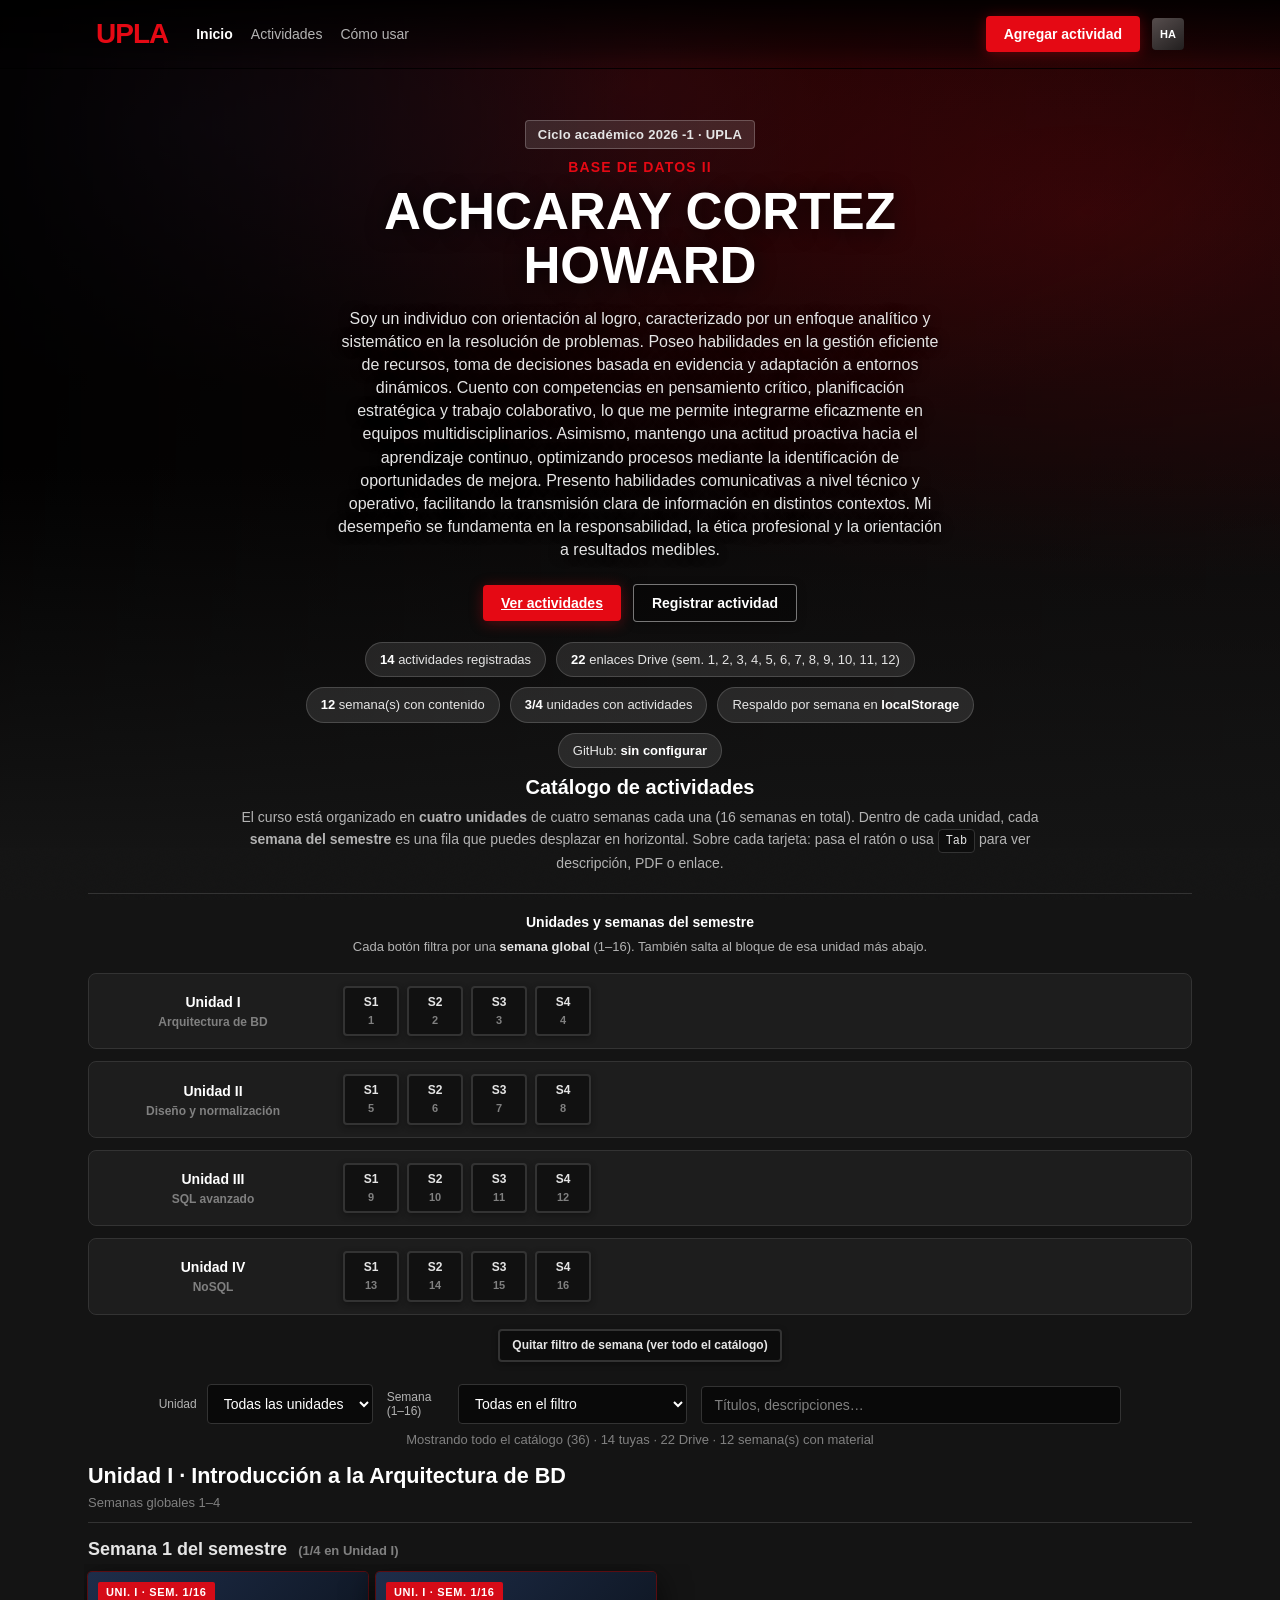
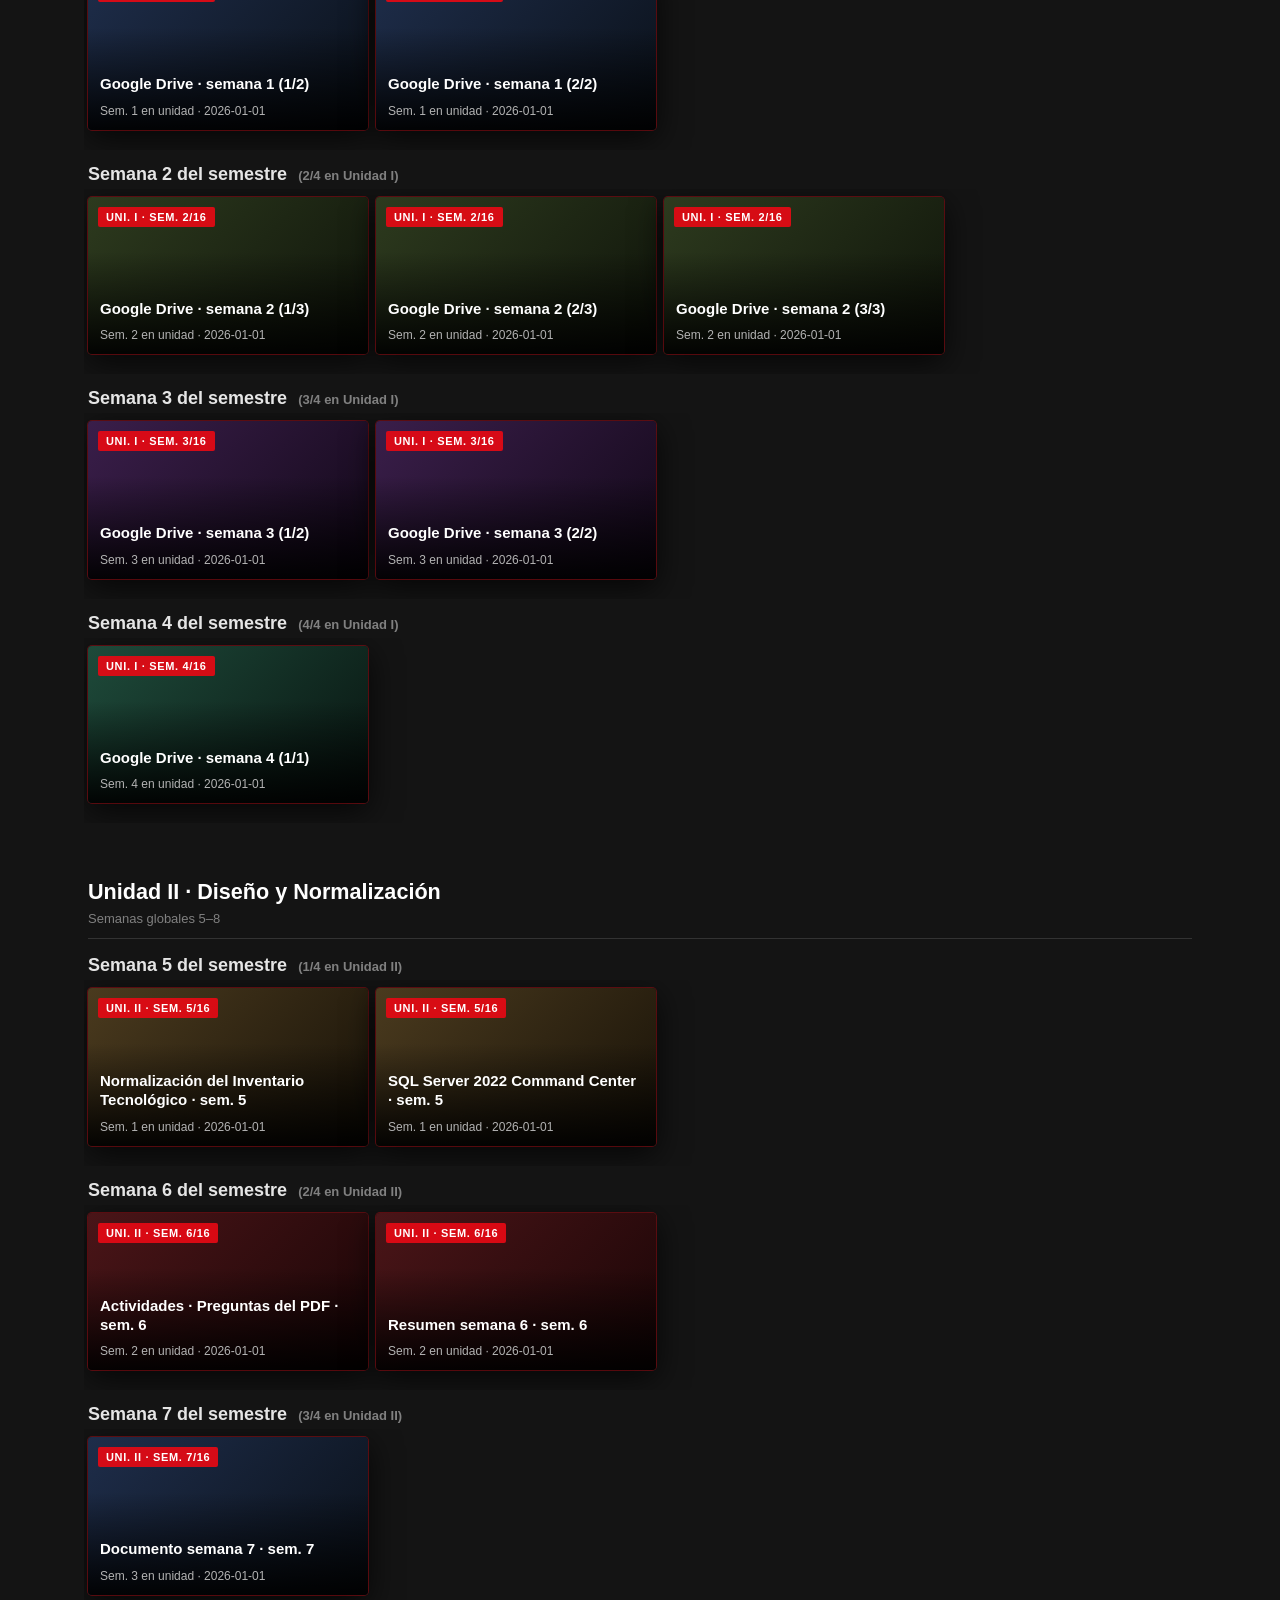
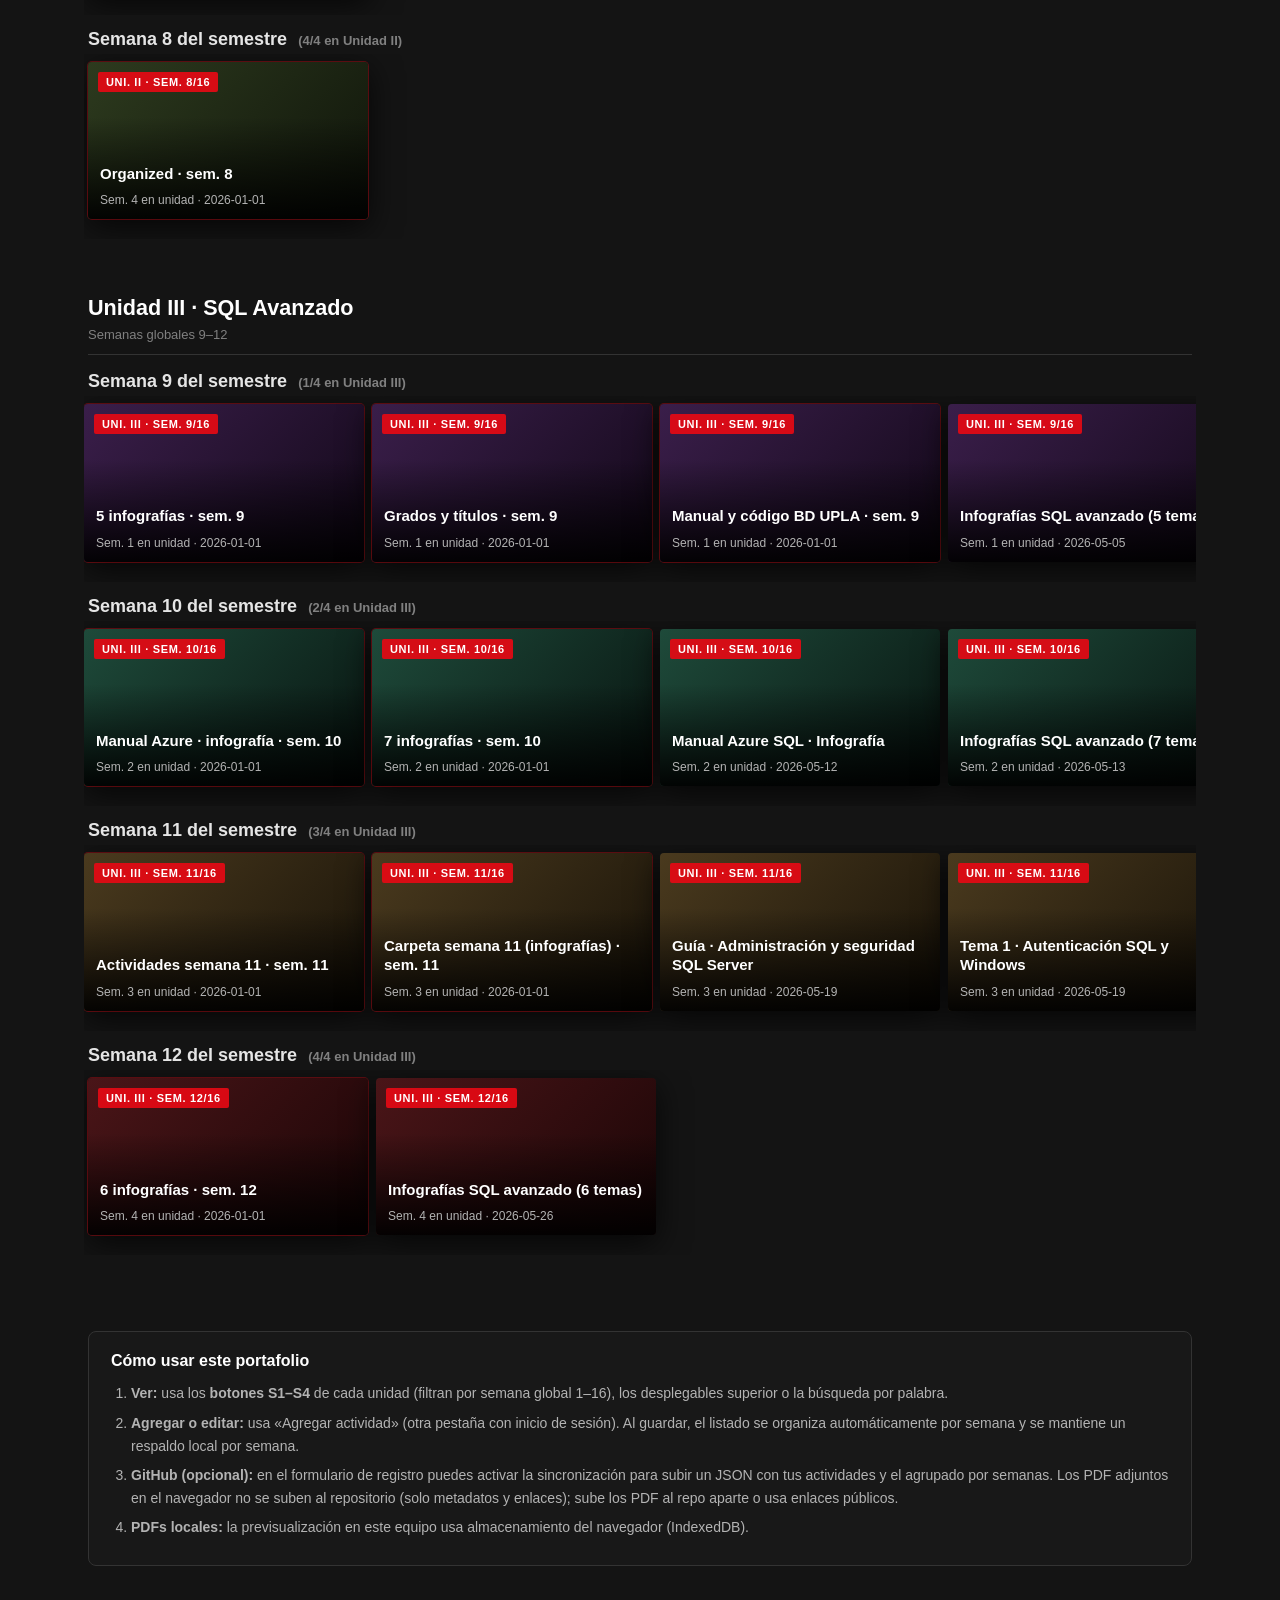
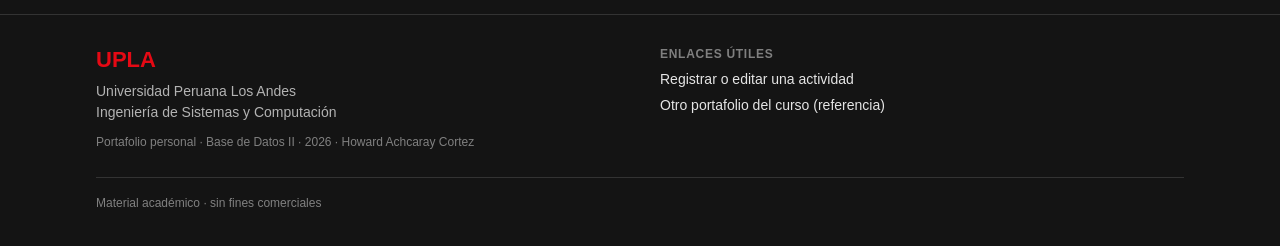
<file: index.html>
<!doctype html>
  <html lang="es">
    <head>
      <meta charset="utf-8" />
      <meta name="viewport" content="width=device-width, initial-scale=1" />
      <title>Base de Datos II · Actividades semanales (UPLA)</title>
      <link rel="stylesheet" href="./styles.css" />
    </head>
    <body class="nf">
      <a class="skip-link" href="#browse">Saltar al contenido principal</a>
      <header class="topbar nf-topbar">
        <div class="nf-topbar__inner">
          <a class="nf-logo" href="./index.html" aria-label="Inicio">UPLA</a>
          <nav class="nf-nav" aria-label="Principal">
            <a class="nf-nav__link nf-nav__link--active" href="./index.html">Inicio</a>
            <a class="nf-nav__link" href="#browse">Actividades</a>
            <a class="nf-nav__link" href="#ayuda">Cómo usar</a>
          </nav>
        <div class="topbar__actions nf-topbar__actions">
          <button id="btnAdd" class="btn nf-btn-primary" type="button" title="Abrir en otra pestaña">
            Agregar actividad
          </button>
          <div class="nf-avatar" aria-hidden="true" title="Perfil">HA</div>
        </div>
      </div>
    </header>

    <section class="nf-hero" aria-label="Presentación">
      <div class="nf-hero__backdrop" aria-hidden="true"></div>
      <div class="nf-hero__vignette" aria-hidden="true"></div>
      <div class="nf-hero__content">
        <p class="nf-hero__badge">Ciclo académico 2026 -1 · UPLA</p>
        <p class="nf-hero__eyebrow">Base de Datos II </p>
        <h1 class="nf-hero__title">ACHCARAY CORTEZ HOWARD </h1>
        <p class="nf-hero__synopsis">
          Soy un individuo con orientación al logro, caracterizado por un enfoque analítico y sistemático en la resolución de problemas. Poseo habilidades en la gestión eficiente de recursos, toma de decisiones basada en evidencia y adaptación a entornos dinámicos. Cuento con competencias en pensamiento crítico, planificación estratégica y trabajo colaborativo, lo que me permite integrarme eficazmente en equipos multidisciplinarios.

Asimismo, mantengo una actitud proactiva hacia el aprendizaje continuo, optimizando procesos mediante la identificación de oportunidades de mejora. Presento habilidades comunicativas a nivel técnico y operativo, facilitando la transmisión clara de información en distintos contextos. Mi desempeño se fundamenta en la responsabilidad, la ética profesional y la orientación a resultados medibles.
        </p>
        <div class="nf-hero__actions">
          <a class="btn nf-btn-primary nf-hero__cta" href="#browse">Ver actividades</a>
          <button id="btnAddHero" class="btn btn--ghost nf-hero__cta-ghost" type="button">
            Registrar actividad
          </button>
        </div>
        <ul id="heroSummary" class="nf-chips" aria-label="Resumen del portafolio"></ul>
      </div>
    </section>

    <main id="browse" class="nf-main">
      <div class="nf-main__head">
        <h2 class="nf-main__title">Catálogo de actividades</h2>
        <p class="nf-main__lead">
          El curso está organizado en <strong>cuatro unidades</strong> de cuatro semanas cada una (16 semanas en total).
          Dentro de cada unidad, cada <strong>semana del semestre</strong> es una fila que puedes desplazar en
          horizontal. Sobre cada tarjeta: pasa el ratón o usa <kbd>Tab</kbd> para ver descripción, PDF o enlace.
        </p>
      </div>

      <section class="nf-units-strip" aria-labelledby="unitsStripTitle">
        <h3 id="unitsStripTitle" class="nf-units-strip__title">Unidades y semanas del semestre</h3>
        <p class="nf-units-strip__hint">Cada botón filtra por una <strong>semana global</strong> (1–16). También salta al bloque de esa unidad más abajo.</p>
        <div class="nf-units-strip__grid">
          <div class="nf-units-strip__row">
            <div class="nf-units-strip__unitlabel">
              <a class="nf-units-strip__unitlink" href="#unidad-1">Unidad I</a>
              <span class="nf-units-strip__subtitle">Arquitectura de BD</span>
            </div>
            <div class="nf-units-strip__weeks" role="group" aria-label="Semanas de la unidad I">
              <button type="button" class="nf-week-btn" data-unit="1" data-global-week="1" data-in-unit="1" title="Semana global 1 · Unidad I · S1/4" aria-pressed="false">S1<span class="nf-week-btn__g">1</span></button>
              <button type="button" class="nf-week-btn" data-unit="1" data-global-week="2" data-in-unit="2" title="Semana global 2 · Unidad I · S2/4" aria-pressed="false">S2<span class="nf-week-btn__g">2</span></button>
              <button type="button" class="nf-week-btn" data-unit="1" data-global-week="3" data-in-unit="3" title="Semana global 3 · Unidad I · S3/4" aria-pressed="false">S3<span class="nf-week-btn__g">3</span></button>
              <button type="button" class="nf-week-btn" data-unit="1" data-global-week="4" data-in-unit="4" title="Semana global 4 · Unidad I · S4/4" aria-pressed="false">S4<span class="nf-week-btn__g">4</span></button>
            </div>
          </div>
          <div class="nf-units-strip__row">
            <div class="nf-units-strip__unitlabel">
              <a class="nf-units-strip__unitlink" href="#unidad-2">Unidad II</a>
              <span class="nf-units-strip__subtitle">Diseño y normalización</span>
            </div>
            <div class="nf-units-strip__weeks" role="group" aria-label="Semanas de la unidad II">
              <button type="button" class="nf-week-btn" data-unit="2" data-global-week="5" data-in-unit="1" title="Semana global 5 · Unidad II · S1/4" aria-pressed="false">S1<span class="nf-week-btn__g">5</span></button>
              <button type="button" class="nf-week-btn" data-unit="2" data-global-week="6" data-in-unit="2" title="Semana global 6 · Unidad II · S2/4" aria-pressed="false">S2<span class="nf-week-btn__g">6</span></button>
              <button type="button" class="nf-week-btn" data-unit="2" data-global-week="7" data-in-unit="3" title="Semana global 7 · Unidad II · S3/4" aria-pressed="false">S3<span class="nf-week-btn__g">7</span></button>
              <button type="button" class="nf-week-btn" data-unit="2" data-global-week="8" data-in-unit="4" title="Semana global 8 · Unidad II · S4/4" aria-pressed="false">S4<span class="nf-week-btn__g">8</span></button>
            </div>
          </div>
          <div class="nf-units-strip__row">
            <div class="nf-units-strip__unitlabel">
              <a class="nf-units-strip__unitlink" href="#unidad-3">Unidad III</a>
              <span class="nf-units-strip__subtitle">SQL avanzado</span>
            </div>
            <div class="nf-units-strip__weeks" role="group" aria-label="Semanas de la unidad III">
              <button type="button" class="nf-week-btn" data-unit="3" data-global-week="9" data-in-unit="1" title="Semana global 9 · Unidad III · S1/4" aria-pressed="false">S1<span class="nf-week-btn__g">9</span></button>
              <button type="button" class="nf-week-btn" data-unit="3" data-global-week="10" data-in-unit="2" title="Semana global 10 · Unidad III · S2/4" aria-pressed="false">S2<span class="nf-week-btn__g">10</span></button>
              <button type="button" class="nf-week-btn" data-unit="3" data-global-week="11" data-in-unit="3" title="Semana global 11 · Unidad III · S3/4" aria-pressed="false">S3<span class="nf-week-btn__g">11</span></button>
              <button type="button" class="nf-week-btn" data-unit="3" data-global-week="12" data-in-unit="4" title="Semana global 12 · Unidad III · S4/4" aria-pressed="false">S4<span class="nf-week-btn__g">12</span></button>
            </div>
          </div>
          <div class="nf-units-strip__row">
            <div class="nf-units-strip__unitlabel">
              <a class="nf-units-strip__unitlink" href="#unidad-4">Unidad IV</a>
              <span class="nf-units-strip__subtitle">NoSQL</span>
            </div>
            <div class="nf-units-strip__weeks" role="group" aria-label="Semanas de la unidad IV">
              <button type="button" class="nf-week-btn" data-unit="4" data-global-week="13" data-in-unit="1" title="Semana global 13 · Unidad IV · S1/4" aria-pressed="false">S1<span class="nf-week-btn__g">13</span></button>
              <button type="button" class="nf-week-btn" data-unit="4" data-global-week="14" data-in-unit="2" title="Semana global 14 · Unidad IV · S2/4" aria-pressed="false">S2<span class="nf-week-btn__g">14</span></button>
              <button type="button" class="nf-week-btn" data-unit="4" data-global-week="15" data-in-unit="3" title="Semana global 15 · Unidad IV · S3/4" aria-pressed="false">S3<span class="nf-week-btn__g">15</span></button>
              <button type="button" class="nf-week-btn" data-unit="4" data-global-week="16" data-in-unit="4" title="Semana global 16 · Unidad IV · S4/4" aria-pressed="false">S4<span class="nf-week-btn__g">16</span></button>
            </div>
          </div>
        </div>
        <p class="nf-units-strip__reset">
          <button type="button" class="nf-week-btn nf-week-btn--quiet" id="weekBtnsReset">Quitar filtro de semana (ver todo el catálogo)</button>
        </p>
      </section>

      <div class="nf-toolbar">
        <label class="field field--inline nf-field">
          <span class="field__label">Unidad</span>
          <select id="unitFilter" class="nf-select" title="Filtrar por unidad académica">
            <option value="all">Todas las unidades</option>
            <option value="1">Unidad I</option>
            <option value="2">Unidad II</option>
            <option value="3">Unidad III</option>
            <option value="4">Unidad IV</option>
          </select>
        </label>
        <label class="field field--inline nf-field">
          <span class="field__label">Semana (1–16)</span>
          <select id="weekFilter" class="nf-select">
            <option value="all">Todas</option>
          </select>
        </label>
        <div class="search nf-search">
          <input id="search" type="search" placeholder="Títulos, descripciones…" />
        </div>
      </div>
      <p id="stats" class="nf-stats" aria-live="polite"></p>
      <div id="list" class="nf-rows" aria-live="polite"></div>

      <section id="ayuda" class="nf-help" aria-labelledby="ayudaTitulo">
        <h3 id="ayudaTitulo" class="nf-help__title">Cómo usar este portafolio</h3>
        <ol class="nf-help__list">
          <li>
            <strong>Ver:</strong> usa los <strong>botones S1–S4</strong> de cada unidad (filtran por semana global 1–16), los
            desplegables superior o la búsqueda por palabra.
          </li>
          <li>
            <strong>Agregar o editar:</strong> usa «Agregar actividad» (otra pestaña con inicio de sesión). Al guardar, el
            listado se organiza automáticamente por semana y se mantiene un respaldo local por semana.
          </li>
          <li>
            <strong>GitHub (opcional):</strong> en el formulario de registro puedes activar la sincronización para subir un
            JSON con tus actividades y el agrupado por semanas. Los PDF adjuntos en el navegador no se suben al repositorio
            (solo metadatos y enlaces); sube los PDF al repo aparte o usa enlaces públicos.
          </li>
          <li><strong>PDFs locales:</strong> la previsualización en este equipo usa almacenamiento del navegador (IndexedDB).</li>
        </ol>
      </section>
    </main>

    <footer class="footer nf-footer">
      <div class="nf-footer__grid">
        <div class="nf-footer__col">
          <div class="nf-footer__brand">UPLA</div>
          <p class="nf-footer__text">
            Universidad Peruana Los Andes<br />
            Ingeniería de Sistemas y Computación
          </p>
          <p class="nf-footer__muted">Portafolio personal · Base de Datos II · 2026 · Howard Achcaray Cortez</p>
        </div>
        <div class="nf-footer__col">
          <div class="nf-footer__label">Enlaces útiles</div>
          <ul class="nf-footer__links">
            <li><a href="./add.html">Registrar o editar una actividad</a></li>
            <li>
              <a href="https://aledaniel06.github.io/portafolio-bd2/" target="_blank" rel="noopener noreferrer"
                >Otro portafolio del curso (referencia)</a
              >
            </li>
          </ul>
        </div>
      </div>
      <div class="nf-footer__bar">
        <span>Material académico · sin fines comerciales</span>
      </div>
    </footer>

    <dialog id="dialog" class="dialog">
      <form method="dialog" class="dialog__panel">
        <h3 id="dialogTitle" class="dialog__title">Mensaje</h3>
        <p id="dialogBody" class="dialog__body"></p>
        <div class="dialog__actions">
          <button class="btn" value="ok">Aceptar</button>
        </div>
      </form>
    </dialog>

    <dialog id="pdfDialog" class="dialog dialog--pdf">
      <form method="dialog" class="dialog__panel dialog__panel--pdf">
        <div class="pdfHead">
          <div>
            <div class="dialog__title">Previsualización PDF</div>
            <div id="pdfName" class="pdfName"></div>
          </div>
          <div class="pdfHead__actions">
            <a id="pdfOpenTab" class="btn btn--ghost mini" target="_blank" rel="noopener noreferrer">Abrir en pestaña</a>
            <button class="btn mini" value="close">Cerrar</button>
          </div>
        </div>
        <iframe id="pdfFrame" class="pdfFrame" title="Previsualización PDF"></iframe>
      </form>
    </dialog>

    <script src="./pdfStore.js"></script>
    <script src="./curriculum.js"></script>
    <script src="./portfolioSeed.js"></script>
    <script src="./weekSnapshot.js"></script>
    <script src="./githubSync.js"></script>
    <script src="./main.js"></script>
  </body>
</html>
</file>
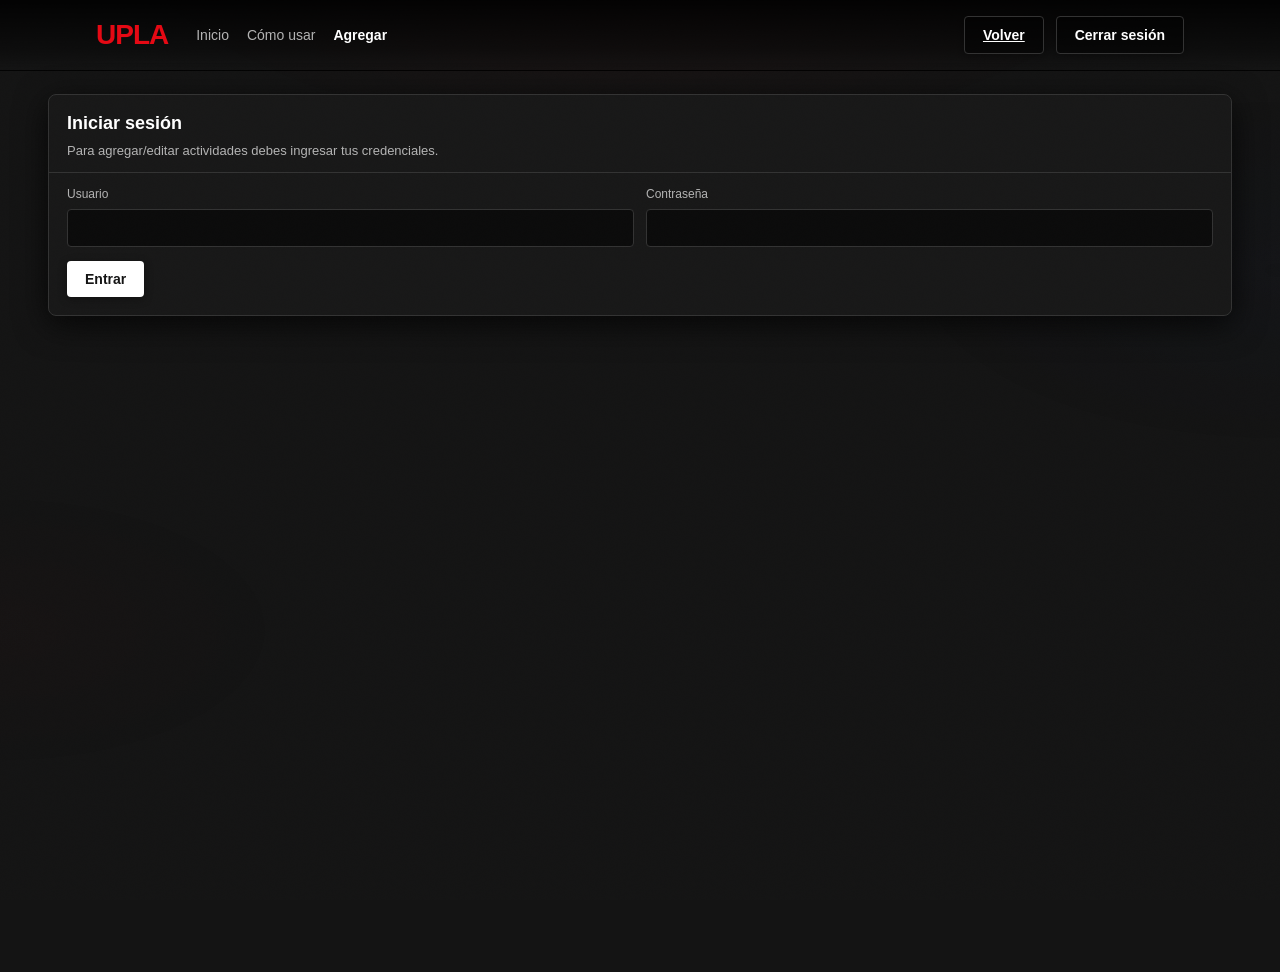
<file: add.html>
<!doctype html>
<html lang="es">
  <head>
    <meta charset="utf-8" />
    <meta name="viewport" content="width=device-width, initial-scale=1" />
    <title>Agregar actividad · Base de Datos 2 (UPLA)</title>
    <link rel="stylesheet" href="./styles.css" />
  </head>
  <body class="nf">
    <header class="topbar nf-topbar">
      <div class="nf-topbar__inner">
        <a class="nf-logo" href="./index.html">UPLA</a>
        <nav class="nf-nav" aria-label="Principal">
          <a class="nf-nav__link" href="./index.html">Inicio</a>
          <a class="nf-nav__link" href="./index.html#ayuda">Cómo usar</a>
          <a class="nf-nav__link nf-nav__link--active" href="./add.html">Agregar</a>
        </nav>
        <div class="topbar__actions nf-topbar__actions">
          <a class="btn btn--ghost nf-btn-ghost" href="./index.html">Volver</a>
          <button id="btnLogout" class="btn btn--ghost nf-btn-ghost" type="button">Cerrar sesión</button>
        </div>
      </div>
    </header>

    <main class="container main nf-add-main">
      <section id="loginCard" class="card">
        <div class="card__header">
          <h2 class="card__title">Iniciar sesión</h2>
          <p class="card__hint">Para agregar/editar actividades debes ingresar tus credenciales.</p>
        </div>

        <form id="loginForm" class="form">
          <div class="grid">
            <label class="field">
              <span class="field__label">Usuario</span>
              <input id="loginUser" type="text" autocomplete="username" required />
            </label>
            <label class="field">
              <span class="field__label">Contraseña</span>
              <input id="loginPass" type="password" autocomplete="current-password" required />
            </label>
          </div>
          <div class="form__actions">
            <button class="btn" type="submit">Entrar</button>
          </div>
        </form>
      </section>

      <section id="activityCard" class="card" hidden>
        <div class="card__header">
          <h2 class="card__title">Publicar una actividad</h2>
          <p class="card__hint">
            Se guardará en este navegador y se verá en la página principal. Mientras escribes, se guarda un borrador
            automático en este mismo equipo.
          </p>
        </div>

        <form id="activityForm" class="form">
          <div class="grid">
            <label class="field">
              <span class="field__label">Unidad del curso</span>
              <select id="unit" required aria-describedby="weekExplainer">
                <!-- options en add.js desde Bd2Course -->
              </select>
            </label>

            <label class="field">
              <span class="field__label">Semana en esa unidad (1–4)</span>
              <select id="weekInUnit" required aria-describedby="weekExplainer">
                <option value="1">1</option>
                <option value="2">2</option>
                <option value="3">3</option>
                <option value="4">4</option>
              </select>
            </label>

            <label class="field grid__span2">
              <span class="field__label">Posición en el semestre</span>
              <p id="weekExplainer" class="hint nf-week-explainer">
                Semana global <strong id="weekAbsLabel">1</strong> de 16 ·
                <span id="unitSummary">Unidad I</span>
              </p>
              <input id="week" type="hidden" value="1" />
            </label>

            <label class="field">
              <span class="field__label">Fecha</span>
              <input id="date" type="date" required />
            </label>

            <label class="field grid__span2">
              <span class="field__label">Título</span>
              <input id="title" type="text" maxlength="120" required />
            </label>

            <label class="field grid__span2">
              <span class="field__label">Descripción</span>
              <textarea id="description" rows="3" maxlength="600"></textarea>
            </label>

            <label class="field grid__span2">
              <span class="field__label">Enlace (opcional)</span>
              <input id="link" type="url" inputmode="url" />
            </label>

            <label class="field grid__span2">
              <span class="field__label">Adjuntar PDF (opcional)</span>
              <input id="pdf" type="file" accept="application/pdf" />
              <div id="pdfInfo" class="hint"></div>
              <button id="btnRemovePdf" class="btn btn--ghost mini" type="button" hidden>Quitar PDF</button>
            </label>
          </div>

          <div id="pdfPreviewWrap" class="pdfPreviewWrap" hidden>
            <div class="pdfPreviewHead">
              <div class="pdfPreviewTitle">Previsualización</div>
              <a id="pdfPreviewOpen" class="btn btn--ghost mini" target="_blank" rel="noopener noreferrer">Abrir en pestaña</a>
            </div>
            <iframe id="pdfPreview" class="pdfFrame" title="Previsualización PDF"></iframe>
          </div>

          <div class="form__actions">
            <button class="btn" type="submit">Guardar</button>
            <button id="btnReset" class="btn btn--ghost" type="button">Limpiar</button>
          </div>
        </form>
      </section>

      <section id="githubCard" class="card" hidden>
        <div class="card__header">
          <h2 class="card__title">Sincronización con GitHub (opcional)</h2>
          <p class="card__hint">
            Al guardar una actividad, se puede actualizar un archivo JSON en tu repositorio con todas las actividades y el
            agrupado por semanas. Necesitas un
            <a class="nf-inline-link" href="https://github.com/settings/tokens" target="_blank" rel="noopener noreferrer"
              >Personal Access Token</a
            >
            con permiso <strong>repo</strong> (repositorio privado) o al menos acceso al repo público. El token se guarda
            <strong>solo en este navegador</strong>; no lo uses en equipos compartidos.
          </p>
        </div>
        <form id="githubForm" class="form">
          <div class="grid">
            <div class="field grid__span2">
              <span class="field__label">Activar sincronización al guardar</span>
              <div class="nf-checkbox-row">
                <input id="ghEnabled" type="checkbox" />
                <span class="hint">Sube o actualiza el JSON en el repositorio indicado cada vez que guardes una actividad.</span>
              </div>
            </div>
            <label class="field grid__span2">
              <span class="field__label">Token (PAT)</span>
              <input id="ghToken" type="password" autocomplete="off" placeholder="ghp_… o fine-grained token" />
            </label>
            <label class="field">
              <span class="field__label">Usuario u organización</span>
              <input id="ghOwner" type="text" autocomplete="off" placeholder="tu-usuario" />
            </label>
            <label class="field">
              <span class="field__label">Repositorio</span>
              <input id="ghRepo" type="text" autocomplete="off" placeholder="nombre-repo" />
            </label>
            <label class="field">
              <span class="field__label">Rama</span>
              <input id="ghBranch" type="text" autocomplete="off" value="main" />
            </label>
            <label class="field">
              <span class="field__label">Ruta del archivo</span>
              <input id="ghPath" type="text" autocomplete="off" placeholder="data/bd2-portfolio.json" />
            </label>
          </div>
          <div class="form__actions">
            <button class="btn nf-btn-primary" type="submit">Guardar configuración</button>
            <button id="ghTest" class="btn btn--ghost" type="button">Probar ahora (subir JSON actual)</button>
          </div>
        </form>
      </section>
    </main>

    <dialog id="dialog" class="dialog">
      <form method="dialog" class="dialog__panel">
        <h3 id="dialogTitle" class="dialog__title">Mensaje</h3>
        <p id="dialogBody" class="dialog__body"></p>
        <div class="dialog__actions">
          <button class="btn" value="ok">Aceptar</button>
        </div>
      </form>
    </dialog>

    <script src="./pdfStore.js"></script>
    <script src="./curriculum.js"></script>
    <script src="./portfolioSeed.js"></script>
    <script src="./weekSnapshot.js"></script>
    <script src="./githubSync.js"></script>
    <script src="./add.js"></script>
  </body>
</html>
</file>
<file: styles.css>
/* Netflix-inspired UI (academic project — not affiliated with Netflix Inc.) */
:root {
  --nf-black: #141414;
  --nf-black-deep: #000000;
  --nf-red: #e50914;
  --nf-red-hover: #f40612;
  --nf-white: #ffffff;
  --nf-gray-100: #e5e5e5;
  --nf-gray-400: #b3b3b3;
  --nf-gray-600: #808080;
  --nf-panel: #181818;
  --nf-stroke: #333333;
  --nf-shadow: 0 8px 32px rgba(0, 0, 0, 0.75);
  --radius: 4px;
  --radius-lg: 8px;
  --nf-page-pad: clamp(20px, 4vw, 48px);
  --nf-content-max: 1200px;
  --nf-hero-max: 42rem;
  --nf-gutter-right: var(--nf-page-pad);
  --nf-gutter-left: var(--nf-page-pad);
}

*{ box-sizing: border-box; }
html, body{ height: 100%; }

body{
  margin: 0;
  font-family: "Helvetica Neue", Helvetica, Arial, ui-sans-serif, system-ui, sans-serif;
  color: var(--nf-gray-100);
  background: var(--nf-black-deep);
  -webkit-font-smoothing: antialiased;
}

body.nf{
  background: var(--nf-black);
  position: relative;
}
body.nf::before{
  content: "";
  position: fixed;
  inset: 0;
  pointer-events: none;
  z-index: 0;
  opacity: 0.35;
  background:
    radial-gradient(ellipse 80% 50% at 50% -10%, rgba(229, 9, 20, 0.12), transparent 55%),
    radial-gradient(ellipse 60% 40% at 100% 30%, rgba(20, 40, 90, 0.15), transparent 50%),
    radial-gradient(ellipse 50% 35% at 0% 70%, rgba(90, 20, 20, 0.12), transparent 45%);
}
body.nf::after{
  content: "";
  position: fixed;
  inset: 0;
  pointer-events: none;
  z-index: 0;
  opacity: 0.04;
  background-image: url("data:image/svg+xml,%3Csvg xmlns='http://www.w3.org/2000/svg' width='160' height='160'%3E%3Cfilter id='n'%3E%3CfeTurbulence type='fractalNoise' baseFrequency='.85' numOctaves='3' stitchTiles='stitch'/%3E%3C/filter%3E%3Crect width='100%25' height='100%25' filter='url(%23n)' opacity='.55'/%3E%3C/svg%3E");
  mix-blend-mode: overlay;
}

.skip-link{
  position: absolute;
  width: 1px;
  height: 1px;
  padding: 0;
  margin: -1px;
  overflow: hidden;
  clip: rect(0, 0, 0, 0);
  white-space: nowrap;
  border: 0;
}
.skip-link:focus{
  position: fixed;
  left: var(--nf-gutter-left);
  top: 12px;
  z-index: 100;
  width: auto;
  height: auto;
  margin: 0;
  padding: 12px 16px;
  clip: auto;
  overflow: visible;
  background: var(--nf-white);
  color: var(--nf-black);
  font-weight: 800;
  text-decoration: none;
  border-radius: 4px;
  box-shadow: var(--nf-shadow);
}

/* ——— Top bar ——— */
.nf-topbar{
  position: fixed;
  top: 0;
  left: 0;
  right: 0;
  z-index: 50;
  border-bottom: 1px solid transparent;
  background: linear-gradient(180deg, rgba(0,0,0,.85) 0%, rgba(0,0,0,.35) 70%, transparent 100%);
  transition: background .25s ease, border-color .25s ease;
}
.nf-topbar.is-solid{
  background: var(--nf-black);
  border-bottom-color: var(--nf-stroke);
}
.nf-topbar__inner{
  width: min(1920px, calc(100% - 2 * var(--nf-page-pad)));
  margin: 0 auto;
  display: flex;
  align-items: center;
  gap: 28px;
  padding: 16px var(--nf-page-pad);
}
.nf-logo{
  color: var(--nf-red);
  font-weight: 900;
  font-size: 28px;
  letter-spacing: -1px;
  text-decoration: none;
  line-height: 1;
}
.nf-logo:hover{ color: var(--nf-red-hover); }
.nf-nav{
  display: flex;
  gap: 18px;
  align-items: center;
  flex: 1;
}
.nf-nav__link{
  color: var(--nf-gray-400);
  text-decoration: none;
  font-size: 14px;
  font-weight: 500;
}
.nf-nav__link:hover{ color: var(--nf-gray-100); }
.nf-nav__link--active{
  color: var(--nf-white);
  font-weight: 700;
}
.nf-topbar__actions{
  display: flex;
  gap: 12px;
  align-items: center;
  flex-wrap: wrap;
  justify-content: flex-end;
}
.nf-avatar{
  width: 32px;
  height: 32px;
  border-radius: 4px;
  background: linear-gradient(145deg, #564d4d, #221f1f);
  display: grid;
  place-items: center;
  font-size: 11px;
  font-weight: 800;
  color: var(--nf-white);
  cursor: default;
}

/* Legacy topbar (fallback) */
.topbar:not(.nf-topbar){
  position: sticky;
  top: 0;
  z-index: 30;
  border-bottom: 1px solid var(--nf-stroke);
  background: rgba(20,20,20,.95);
  backdrop-filter: blur(8px);
}
.topbar:not(.nf-topbar) .container{
  display: flex;
  align-items: center;
  justify-content: space-between;
  gap: 12px;
  padding: 14px 0;
}

.container{
  width: min(1100px, calc(100% - 32px));
  margin: 0 auto;
}
body.nf .container{
  width: min(var(--nf-content-max), calc(100% - 2 * var(--nf-page-pad)));
  margin-left: auto;
  margin-right: auto;
}

.brand__title{
  font-weight: 800;
  font-size: 16px;
  color: var(--nf-white);
}
.brand__subtitle{
  font-size: 13px;
  color: var(--nf-gray-400);
  margin-top: 2px;
}

/* ——— Hero (browse landing) ——— */
.nf-hero{
  position: relative;
  z-index: 1;
  min-height: 52vh;
  padding: 120px var(--nf-page-pad) 80px;
  display: flex;
  align-items: flex-end;
  justify-content: center;
}
.nf-hero__backdrop{
  position: absolute;
  inset: 0;
  background:
    linear-gradient(90deg, rgba(0,0,0,.92) 0%, rgba(0,0,0,.5) 50%, rgba(0,0,0,.35) 100%),
    radial-gradient(ellipse 100% 70% at 50% 10%, rgba(229,9,20,.22), transparent 60%),
    radial-gradient(ellipse 120% 80% at 85% 25%, rgba(229,9,20,.28), transparent 55%),
    radial-gradient(ellipse 100% 60% at 15% 15%, rgba(60,80,140,.35), transparent 50%),
    linear-gradient(180deg, #120505 0%, var(--nf-black) 100%);
}
.nf-hero__vignette{
  position: absolute;
  inset: 0;
  background: linear-gradient(180deg, transparent 55%, var(--nf-black) 100%);
  pointer-events: none;
}
.nf-hero__content{
  position: relative;
  z-index: 2;
  width: 100%;
  max-width: var(--nf-hero-max);
  margin-left: auto;
  margin-right: auto;
  text-align: center;
}
.nf-hero__eyebrow{
  margin: 0 0 10px;
  font-size: 14px;
  font-weight: 700;
  color: var(--nf-red);
  text-transform: uppercase;
  letter-spacing: .08em;
}
.nf-hero__title{
  margin: 0 0 14px;
  font-size: clamp(2rem, 4vw, 3.25rem);
  font-weight: 900;
  line-height: 1.05;
  color: var(--nf-white);
  text-shadow: 0 2px 20px rgba(0,0,0,.8);
}
.nf-hero__synopsis{
  margin: 0 auto;
  max-width: 38rem;
  font-size: 16px;
  line-height: 1.45;
  color: var(--nf-gray-100);
  text-shadow: 0 1px 12px rgba(0,0,0,.9);
}
.nf-hero__synopsis strong{ color: var(--nf-white); }

.nf-hero__badge{
  margin: 0 0 10px;
  display: inline-block;
  padding: 6px 12px;
  border-radius: 4px;
  background: rgba(255, 255, 255, 0.12);
  border: 1px solid rgba(255, 255, 255, 0.22);
  font-size: 13px;
  font-weight: 700;
  color: var(--nf-gray-100);
  letter-spacing: 0.02em;
}
.nf-hero__actions{
  display: flex;
  flex-wrap: wrap;
  gap: 12px;
  margin-top: 22px;
  align-items: center;
  justify-content: center;
}
.nf-hero__cta-ghost{
  border: 1px solid rgba(255, 255, 255, 0.45) !important;
  color: var(--nf-white) !important;
  background: rgba(0, 0, 0, 0.35) !important;
}
.nf-hero__cta-ghost:hover{
  background: rgba(255, 255, 255, 0.12) !important;
}
.nf-chips{
  list-style: none;
  margin: 20px auto 0;
  padding: 0;
  display: flex;
  flex-wrap: wrap;
  gap: 10px;
  justify-content: center;
  max-width: 44rem;
}
.nf-chip{
  padding: 8px 14px;
  border-radius: 999px;
  background: rgba(255, 255, 255, 0.1);
  border: 1px solid rgba(255, 255, 255, 0.16);
  font-size: 13px;
  color: var(--nf-gray-100);
  line-height: 1.35;
}
.nf-chip__label{
  font-weight: 800;
  color: var(--nf-white);
}

.nf-main__head{
  margin-bottom: 20px;
  padding-bottom: 18px;
  border-bottom: 1px solid var(--nf-stroke);
  text-align: center;
}
.nf-main__title{
  margin: 0 0 8px;
  font-size: 1.25rem;
  font-weight: 800;
  color: var(--nf-white);
  text-align: center;
}
.nf-main__lead{
  margin: 0 auto;
  font-size: 14px;
  line-height: 1.55;
  color: var(--nf-gray-400);
  max-width: 52rem;
  text-align: center;
}
.nf-main__lead kbd{
  display: inline-block;
  padding: 2px 7px;
  border-radius: 4px;
  border: 1px solid var(--nf-stroke);
  background: rgba(0, 0, 0, 0.35);
  font-size: 0.85em;
  font-family: ui-monospace, monospace;
  color: var(--nf-gray-100);
}

.nf-week-explainer{
  margin-top: 4px;
}

.nf-units-strip{
  margin-bottom: 22px;
  text-align: center;
}
.nf-units-strip__title{
  margin: 0 0 8px;
  font-size: 14px;
  font-weight: 800;
  color: var(--nf-white);
}
.nf-units-strip__hint{
  margin: 0 auto 16px;
  font-size: 13px;
  line-height: 1.45;
  color: var(--nf-gray-400);
  max-width: 44rem;
}
.nf-units-strip__hint strong{
  color: var(--nf-gray-100);
}
.nf-units-strip__reset{
  margin: 14px 0 0;
  display: flex;
  justify-content: center;
}
.nf-units-strip__grid{
  display: flex;
  flex-direction: column;
  gap: 12px;
}
.nf-units-strip__row{
  display: flex;
  flex-wrap: wrap;
  align-items: center;
  gap: 14px 20px;
  padding: 12px 14px;
  border-radius: var(--radius-lg);
  border: 1px solid var(--nf-stroke);
  background: rgba(255, 255, 255, 0.04);
}
.nf-units-strip__unitlabel{
  flex: 0 0 auto;
  min-width: min(220px, 100%);
}
.nf-units-strip__unitlink{
  display: inline-block;
  font-weight: 800;
  font-size: 14px;
  color: var(--nf-white);
  text-decoration: none;
}
.nf-units-strip__unitlink:hover{
  color: var(--nf-red);
  text-decoration: underline;
}
.nf-units-strip__subtitle{
  display: block;
  margin-top: 4px;
  font-size: 12px;
  font-weight: 600;
  color: var(--nf-gray-600);
}
.nf-units-strip__weeks{
  display: flex;
  flex-wrap: wrap;
  gap: 8px;
  flex: 1 1 200px;
  justify-content: flex-start;
}
.nf-week-btn{
  position: relative;
  display: inline-flex;
  flex-direction: column;
  align-items: center;
  justify-content: center;
  min-width: 56px;
  padding: 8px 12px;
  margin: 0;
  cursor: pointer;
  font-family: inherit;
  font-size: 12px;
  font-weight: 800;
  line-height: 1.15;
  color: var(--nf-gray-100);
  background: rgba(0, 0, 0, 0.4);
  border: 2px solid var(--nf-stroke);
  border-radius: var(--radius);
  transition:
    border-color 0.2s ease,
    background 0.2s ease,
    transform 0.2s ease,
    box-shadow 0.22s ease;
  box-shadow: 0 2px 6px rgba(0, 0, 0, 0.35);
}
.nf-week-btn:hover{
  border-color: var(--nf-gray-400);
  background: rgba(229, 9, 20, 0.18);
  transform: translateY(-2px);
  box-shadow: 0 6px 16px rgba(0, 0, 0, 0.45);
}
.nf-week-btn:active{
  transform: translateY(0) scale(0.97);
}
.nf-week-btn:focus-visible{
  outline: 2px solid var(--nf-white);
  outline-offset: 2px;
}
.nf-week-btn__g{
  display: block;
  margin-top: 4px;
  font-size: 11px;
  font-weight: 700;
  color: var(--nf-gray-600);
}
.nf-week-btn--active{
  border-color: var(--nf-red);
  background: rgba(229, 9, 20, 0.28);
  color: var(--nf-white);
  box-shadow: 0 0 0 1px rgba(229, 9, 20, 0.45);
}
.nf-week-btn--active .nf-week-btn__g{
  color: var(--nf-gray-100);
}
.nf-week-btn--quiet{
  min-width: 0;
  padding: 8px 12px;
  font-size: 12px;
  font-weight: 600;
  flex-direction: row;
}
.nf-week-btn--quiet:hover{
  background: rgba(255, 255, 255, 0.08);
}

.nf-unit-block{
  margin-bottom: 40px;
  scroll-margin-top: 96px;
}
.nf-unit-block__head{
  margin-bottom: 16px;
  padding-bottom: 12px;
  border-bottom: 1px solid var(--nf-stroke);
}
.nf-unit-block__title{
  margin: 0 0 6px;
  font-size: clamp(1.05rem, 2vw, 1.35rem);
  font-weight: 800;
  color: var(--nf-white);
}
.nf-unit-block__range{
  margin: 0;
  font-size: 13px;
  color: var(--nf-gray-600);
}
.nf-unit-block__body{
  display: flex;
  flex-direction: column;
  gap: 8px;
}

.nf-row--nested{
  margin-bottom: 18px;
}
.nf-row--nested:last-child{
  margin-bottom: 0;
}
.nf-row__title--nested{
  font-size: 15px;
}
.nf-row__meta{
  margin-left: 6px;
  font-weight: 600;
  font-size: 13px;
  color: var(--nf-gray-600);
}

.nf-tile__unitline{
  margin: 0 0 10px;
  font-size: 12px;
  line-height: 1.35;
  color: var(--nf-gray-400);
}

.nf-help{
  margin-top: 48px;
  padding: 20px 22px;
  border-radius: var(--radius-lg);
  border: 1px solid var(--nf-stroke);
  background: var(--nf-panel);
  scroll-margin-top: 88px;
}
.nf-help__title{
  margin: 0 0 12px;
  font-size: 16px;
  font-weight: 800;
  color: var(--nf-white);
}
.nf-help__list{
  margin: 0;
  padding-left: 1.25rem;
  color: var(--nf-gray-400);
  font-size: 14px;
  line-height: 1.65;
}
.nf-help__list li{
  margin-bottom: 6px;
}

/* ——— Main browse ——— */
#browse{
  scroll-margin-top: 88px;
}
.nf-main{
  position: relative;
  z-index: 3;
  margin-top: -72px;
  margin-left: auto;
  margin-right: auto;
  padding: 0 var(--nf-page-pad) 48px;
  width: 100%;
  max-width: var(--nf-content-max);
  box-sizing: border-box;
}
.nf-add-main{
  margin-top: 72px;
  padding-top: 24px;
}
.nf-toolbar{
  display: flex;
  flex-wrap: wrap;
  gap: 14px;
  align-items: flex-end;
  justify-content: center;
  margin-bottom: 8px;
}
.nf-field .field__label{ color: var(--nf-gray-400); }
.nf-stats{
  margin: 0 0 16px;
  font-size: 13px;
  color: var(--nf-gray-600);
  text-align: center;
}
.nf-rows{
  display: flex;
  flex-direction: column;
  gap: 28px;
}

/* Rows */
.nf-row__title{
  margin: 0 0 12px;
  font-size: 18px;
  font-weight: 700;
  color: var(--nf-gray-100);
}
.nf-row__track{
  display: flex;
  gap: 8px;
  overflow-x: auto;
  overflow-y: visible;
  padding: 8px 4px 20px;
  margin: -8px -4px -12px;
  scroll-snap-type: x proximity;
  -webkit-overflow-scrolling: touch;
  scrollbar-color: var(--nf-stroke) transparent;
}
.nf-row__track::-webkit-scrollbar{ height: 8px; }
.nf-row__track::-webkit-scrollbar-thumb{
  background: var(--nf-stroke);
  border-radius: 4px;
}

/* Tiles */
.nf-tile{
  flex: 0 0 auto;
  width: min(280px, 78vw);
  scroll-snap-align: start;
  position: relative;
  border-radius: var(--radius);
  transition: transform .22s ease, z-index 0s linear .22s;
}
.nf-tile--preset .nf-tile__poster{
  box-shadow: 0 0 0 1px rgba(229, 9, 20, 0.35), var(--nf-shadow);
}
.nf-tile:hover{
  transform: scale(1.06);
  z-index: 10;
  transition: transform .22s ease, z-index 0s;
}
.nf-tile__wrap{
  position: relative;
  border-radius: var(--radius);
}
.nf-tile__poster{
  position: relative;
  aspect-ratio: 16 / 9;
  border-radius: var(--radius);
  overflow: hidden;
  box-shadow: var(--nf-shadow);
  background: linear-gradient(135deg, #2a2a2a, #0d0d0d);
}
.nf-tile__poster[data-week-mod="0"]{
  background: linear-gradient(135deg, #4a1518, #1a0506);
}
.nf-tile__poster[data-week-mod="1"]{
  background: linear-gradient(135deg, #1e2d4a, #0a1018);
}
.nf-tile__poster[data-week-mod="2"]{
  background: linear-gradient(135deg, #2d3a1e, #0f140a);
}
.nf-tile__poster[data-week-mod="3"]{
  background: linear-gradient(135deg, #3a1e4a, #120818);
}
.nf-tile__poster[data-week-mod="4"]{
  background: linear-gradient(135deg, #1e4a3a, #081410);
}
.nf-tile__poster[data-week-mod="5"]{
  background: linear-gradient(135deg, #4a3a1e, #181208);
}
.nf-tile__poster::after{
  content: "";
  position: absolute;
  inset: 0;
  background: linear-gradient(180deg, transparent 35%, rgba(0,0,0,.92) 100%);
  pointer-events: none;
}
.nf-tile__week{
  position: absolute;
  top: 10px;
  left: 10px;
  z-index: 1;
  font-size: 11px;
  font-weight: 800;
  text-transform: uppercase;
  letter-spacing: .06em;
  color: var(--nf-white);
  background: rgba(229,9,20,.92);
  padding: 4px 8px;
  border-radius: 2px;
}
.nf-tile__title{
  position: absolute;
  left: 12px;
  right: 12px;
  bottom: 36px;
  z-index: 1;
  margin: 0;
  font-size: 15px;
  font-weight: 800;
  line-height: 1.25;
  color: var(--nf-white);
  display: -webkit-box;
  -webkit-line-clamp: 2;
  -webkit-box-orient: vertical;
  overflow: hidden;
}
.nf-tile__date{
  position: absolute;
  left: 12px;
  bottom: 12px;
  z-index: 1;
  margin: 0;
  font-size: 12px;
  color: var(--nf-gray-400);
}
.nf-tile__hover{
  position: absolute;
  inset: 0;
  padding: 12px;
  display: flex;
  flex-direction: column;
  justify-content: flex-end;
  background: linear-gradient(180deg, rgba(0,0,0,.2) 0%, rgba(0,0,0,.92) 55%, rgba(0,0,0,.96) 100%);
  border-radius: var(--radius);
  opacity: 0;
  visibility: hidden;
  transition: opacity .2s ease, visibility .2s;
  pointer-events: none;
}
.nf-tile:hover .nf-tile__hover,
.nf-tile:focus-within .nf-tile__hover{
  opacity: 1;
  visibility: visible;
  pointer-events: auto;
}
.nf-tile:focus-within{
  transform: scale(1.04);
  z-index: 10;
  outline: 2px solid var(--nf-white);
  outline-offset: 2px;
}
.nf-tile__desc{
  margin: 0 0 12px;
  font-size: 12px;
  line-height: 1.45;
  color: var(--nf-gray-400);
  max-height: 4.5em;
  overflow: auto;
  white-space: pre-wrap;
}
.nf-tile__actions{
  display: flex;
  flex-wrap: wrap;
  gap: 8px;
}
.nf-tile__btn{
  display: inline-flex;
  align-items: center;
  justify-content: center;
  padding: 6px 12px;
  font-size: 12px;
  font-weight: 700;
  border-radius: 4px;
  border: 1px solid var(--nf-gray-600);
  background: rgba(255,255,255,.08);
  color: var(--nf-white);
  text-decoration: none;
  cursor: pointer;
  font-family: inherit;
  transition:
    background 0.2s ease,
    border-color 0.2s ease,
    transform 0.18s ease,
    box-shadow 0.2s ease;
}
.nf-tile__btn:hover{
  background: rgba(255,255,255,.2);
  border-color: var(--nf-gray-400);
  transform: translateY(-1px);
  box-shadow: 0 4px 12px rgba(0, 0, 0, 0.4);
}
.nf-tile__btn:active{
  transform: translateY(0) scale(0.98);
}
.nf-tile__btn:focus-visible{
  outline: 2px solid var(--nf-white);
  outline-offset: 2px;
}
.nf-tile__btn--solid{
  background: var(--nf-white);
  color: var(--nf-black);
  border-color: var(--nf-white);
}
.nf-tile__btn--solid:hover{
  background: var(--nf-gray-100);
  border-color: var(--nf-gray-100);
  box-shadow: 0 4px 16px rgba(255, 255, 255, 0.25);
}

.nf-empty{
  padding: 48px 24px;
  text-align: center;
  border: 1px dashed var(--nf-stroke);
  border-radius: var(--radius-lg);
  background: rgba(255,255,255,.03);
}
.nf-empty__text{
  margin: 0;
  color: var(--nf-gray-400);
  font-size: 15px;
}
.nf-empty__title{
  margin: 0 0 10px;
  font-size: 17px;
  font-weight: 800;
  color: var(--nf-white);
}
.nf-empty__btn{
  margin-top: 18px;
}

/* ——— Buttons (global + forms) ——— */
.btn{
  appearance: none;
  border: none;
  background: var(--nf-white);
  color: var(--nf-black);
  padding: 10px 18px;
  border-radius: 4px;
  cursor: pointer;
  font-weight: 700;
  font-size: 14px;
  font-family: inherit;
  position: relative;
  transition:
    background 0.2s ease,
    color 0.2s ease,
    transform 0.18s ease,
    box-shadow 0.22s ease,
    border-color 0.2s ease;
  box-shadow: 0 2px 8px rgba(0, 0, 0, 0.35);
}
.btn:hover{
  background: var(--nf-gray-100);
  transform: translateY(-1px);
  box-shadow: 0 6px 18px rgba(0, 0, 0, 0.45);
}
.btn:active{
  transform: translateY(0) scale(0.98);
  box-shadow: 0 1px 4px rgba(0, 0, 0, 0.35);
}
.btn:focus-visible{
  outline: 2px solid var(--nf-white);
  outline-offset: 3px;
}
.nf-btn-primary{
  background: var(--nf-red);
  color: var(--nf-white);
  box-shadow: 0 2px 14px rgba(229, 9, 20, 0.35);
}
.nf-btn-primary:hover{
  background: var(--nf-red-hover);
  box-shadow: 0 8px 28px rgba(229, 9, 20, 0.5);
}
.btn--ghost{
  background: rgba(255,255,255,.12);
  color: var(--nf-white);
  border: 1px solid rgba(255,255,255,.35);
  box-shadow: 0 2px 10px rgba(0, 0, 0, 0.25);
}
.btn--ghost:hover{
  background: rgba(255,255,255,.22);
  border-color: rgba(255, 255, 255, 0.55);
}
.nf-btn-ghost{
  background: rgba(0,0,0,.45);
  border: 1px solid var(--nf-stroke);
}
.btn--danger{
  background: rgba(229,9,20,.2);
  color: #ff6b6b;
  border: 1px solid rgba(229,9,20,.5);
}

/* ——— Filters / inputs ——— */
.filters{
  margin-top: 10px;
  display: flex;
  align-items: center;
  justify-content: space-between;
  gap: 12px;
  flex-wrap: wrap;
}
.search{ flex: 1; min-width: 220px; }
.nf-search{ min-width: 200px; flex: 1; max-width: 420px; }

input, textarea, select{
  width: 100%;
  color: var(--nf-white);
  background: rgba(0,0,0,.55);
  border: 1px solid var(--nf-stroke);
  padding: 10px 12px;
  border-radius: 4px;
  outline: none;
  font-family: inherit;
  font-size: 14px;
}
.nf-select{
  min-width: 140px;
  cursor: pointer;
}
input::placeholder, textarea::placeholder{
  color: var(--nf-gray-600);
}
input:focus, textarea:focus, select:focus{
  border-color: var(--nf-white);
  box-shadow: 0 0 0 2px rgba(255,255,255,.15);
}

.field{
  display: grid;
  gap: 8px;
}
.field--inline{
  display: flex;
  align-items: center;
  gap: 10px;
}
.field__label{
  font-size: 12px;
  color: var(--nf-gray-400);
}
.hint{
  color: var(--nf-gray-600);
  font-size: 12px;
}

/* ——— Cards (add page) ——— */
.main{
  padding: 22px 0 40px;
  display: grid;
  gap: 18px;
}
.card{
  border: 1px solid var(--nf-stroke);
  background: var(--nf-panel);
  box-shadow: var(--nf-shadow);
  border-radius: var(--radius-lg);
  overflow: hidden;
  position: relative;
}
.card__header{
  padding: 18px 18px 12px;
  border-bottom: 1px solid var(--nf-stroke);
}
.card__title{
  margin: 0;
  font-size: 18px;
  font-weight: 800;
  color: var(--nf-white);
}
.card__hint{
  margin: 8px 0 0;
  color: var(--nf-gray-400);
  font-size: 13px;
  line-height: 1.4;
}
.card__hint .nf-inline-link,
.nf-inline-link{
  color: var(--nf-red);
  text-decoration: none;
  font-weight: 700;
}
.card__hint .nf-inline-link:hover,
.nf-inline-link:hover{
  color: var(--nf-red-hover);
  text-decoration: underline;
}
.card--compact{ padding: 16px; }

.form{ padding: 14px 18px 18px; }
.nf-checkbox-row{
  display: flex;
  gap: 12px;
  align-items: flex-start;
}
.nf-checkbox-row input[type="checkbox"]{
  width: auto;
  margin-top: 4px;
  cursor: pointer;
  accent-color: var(--nf-red);
}
.grid{
  display: grid;
  grid-template-columns: 1fr 1fr;
  gap: 12px;
}
.grid__span2{ grid-column: span 2; }

.form__actions{
  margin-top: 14px;
  display: flex;
  gap: 10px;
  flex-wrap: wrap;
}

/* PDF preview blocks */
.pdfPreviewWrap{
  margin-top: 14px;
  border: 1px solid var(--nf-stroke);
  border-radius: var(--radius-lg);
  overflow: hidden;
  background: var(--nf-black-deep);
}
.pdfPreviewHead{
  display: flex;
  align-items: center;
  justify-content: space-between;
  gap: 10px;
  padding: 10px 12px;
  border-bottom: 1px solid var(--nf-stroke);
}
.pdfPreviewTitle{
  font-weight: 800;
  font-size: 13px;
  color: var(--nf-gray-100);
}
.dialog--pdf{
  width: min(1100px, calc(100% - 24px));
}
.dialog__panel--pdf{ padding: 12px; }
.pdfHead{
  display: flex;
  align-items: center;
  justify-content: space-between;
  gap: 12px;
  padding: 6px 6px 12px;
  border-bottom: 1px solid var(--nf-stroke);
}
.pdfHead__actions{
  display: flex;
  gap: 10px;
  align-items: center;
  flex-wrap: wrap;
  justify-content: flex-end;
}
.pdfName{
  color: var(--nf-gray-400);
  font-size: 12px;
  margin-top: 2px;
}
.pdfFrame{
  width: 100%;
  height: min(72vh, 720px);
  border: 0;
  background: #000;
}

textarea{ resize: vertical; }

.fileBtn{ display: inline-flex; align-items: center; }
.fileBtn__input{
  position: absolute;
  width: 1px;
  height: 1px;
  overflow: hidden;
  clip: rect(0 0 0 0);
  white-space: nowrap;
}

.mini{
  padding: 8px 12px;
  font-weight: 700;
  font-size: 12px;
  border-radius: 4px;
}

/* ——— Legacy list (unused on index; kept for safety) ——— */
.stats{
  padding: 12px 18px 0;
  color: var(--nf-gray-400);
  font-size: 13px;
}
.list{
  padding: 12px 12px 18px;
  display: grid;
  gap: 10px;
}
.item{
  border: 1px solid var(--nf-stroke);
  background: var(--nf-panel);
  border-radius: var(--radius-lg);
  padding: 12px;
  display: grid;
  gap: 8px;
}
.item__title{ margin: 0; font-weight: 800; font-size: 14px; color: var(--nf-white); }
.item__desc{ margin: 0; color: var(--nf-gray-400); font-size: 13px; line-height: 1.35; white-space: pre-wrap; }
.item__link a{ color: var(--nf-red); text-decoration: none; }
.item__link a:hover{ text-decoration: underline; }
.pill{
  display: inline-flex;
  gap: 6px;
  align-items: center;
  padding: 3px 9px;
  border-radius: 4px;
  border: 1px solid var(--nf-stroke);
  background: rgba(255,255,255,.06);
  font-size: 12px;
  color: var(--nf-gray-400);
}
.steps{
  margin: 10px 0 0;
  color: var(--nf-gray-400);
  font-size: 13px;
  line-height: 1.4;
}

/* ——— Footer ——— */
.footer{
  position: relative;
  z-index: 1;
  border-top: 1px solid var(--nf-stroke);
  padding: 32px var(--nf-page-pad) 36px;
  color: var(--nf-gray-600);
  font-size: 13px;
}
.nf-footer__grid{
  width: min(var(--nf-content-max), calc(100% - 2 * var(--nf-page-pad)));
  margin: 0 auto;
  display: grid;
  grid-template-columns: 1fr 1fr;
  gap: 28px 40px;
  align-items: start;
}
.nf-footer__brand{
  font-size: 22px;
  font-weight: 900;
  color: var(--nf-red);
  margin-bottom: 8px;
}
.nf-footer__text{
  margin: 0 0 12px;
  color: var(--nf-gray-400);
  line-height: 1.5;
  font-size: 14px;
}
.nf-footer__muted{
  margin: 0;
  font-size: 12px;
  color: var(--nf-gray-600);
}
.nf-footer__label{
  font-size: 12px;
  font-weight: 800;
  text-transform: uppercase;
  letter-spacing: 0.06em;
  color: var(--nf-gray-600);
  margin-bottom: 10px;
}
.nf-footer__links{
  list-style: none;
  margin: 0;
  padding: 0;
  display: grid;
  gap: 10px;
}
.nf-footer__links a{
  color: var(--nf-gray-100);
  text-decoration: none;
  font-size: 14px;
}
.nf-footer__links a:hover{
  color: var(--nf-white);
  text-decoration: underline;
}
.nf-footer__bar{
  width: min(var(--nf-content-max), calc(100% - 2 * var(--nf-page-pad)));
  margin: 28px auto 0;
  padding-top: 18px;
  border-top: 1px solid var(--nf-stroke);
  font-size: 12px;
  color: var(--nf-gray-600);
}
.footer__inner{
  display: flex;
  justify-content: space-between;
  gap: 12px;
  flex-wrap: wrap;
}
.footer__muted{ color: var(--nf-gray-600); }

/* ——— Dialog ——— */
.dialog{
  border: 1px solid var(--nf-stroke);
  border-radius: var(--radius-lg);
  background: var(--nf-panel);
  color: var(--nf-gray-100);
  box-shadow: var(--nf-shadow);
  width: min(520px, calc(100% - 28px));
}
.dialog::backdrop{ background: rgba(0,0,0,.75); }
.dialog__panel{ padding: 20px; }
.dialog__title{ margin: 0 0 8px; font-size: 18px; font-weight: 800; color: var(--nf-white); }
.dialog__body{ margin: 0 0 16px; color: var(--nf-gray-400); line-height: 1.45; }
.dialog__actions{ display: flex; justify-content: flex-end; }

@media (max-width: 720px){
  .grid{ grid-template-columns: 1fr; }
  .grid__span2{ grid-column: auto; }
  .nf-topbar__inner{ flex-wrap: wrap; gap: 12px; }
  .nf-nav{ order: 3; width: 100%; }
  .nf-main{ margin-top: -48px; }
  .nf-footer__grid{
    grid-template-columns: 1fr;
  }
}

@media (prefers-reduced-motion: reduce){
  .nf-tile{
    transition: none;
  }
  .nf-tile:hover{
    transform: none;
  }
  .btn,
  .nf-week-btn,
  .nf-tile__btn{
    transition: none;
  }
  .btn:hover,
  .nf-week-btn:hover,
  .nf-tile__btn:hover,
  .btn:active,
  .nf-week-btn:active,
  .nf-tile__btn:active{
    transform: none;
  }
}
</file>
